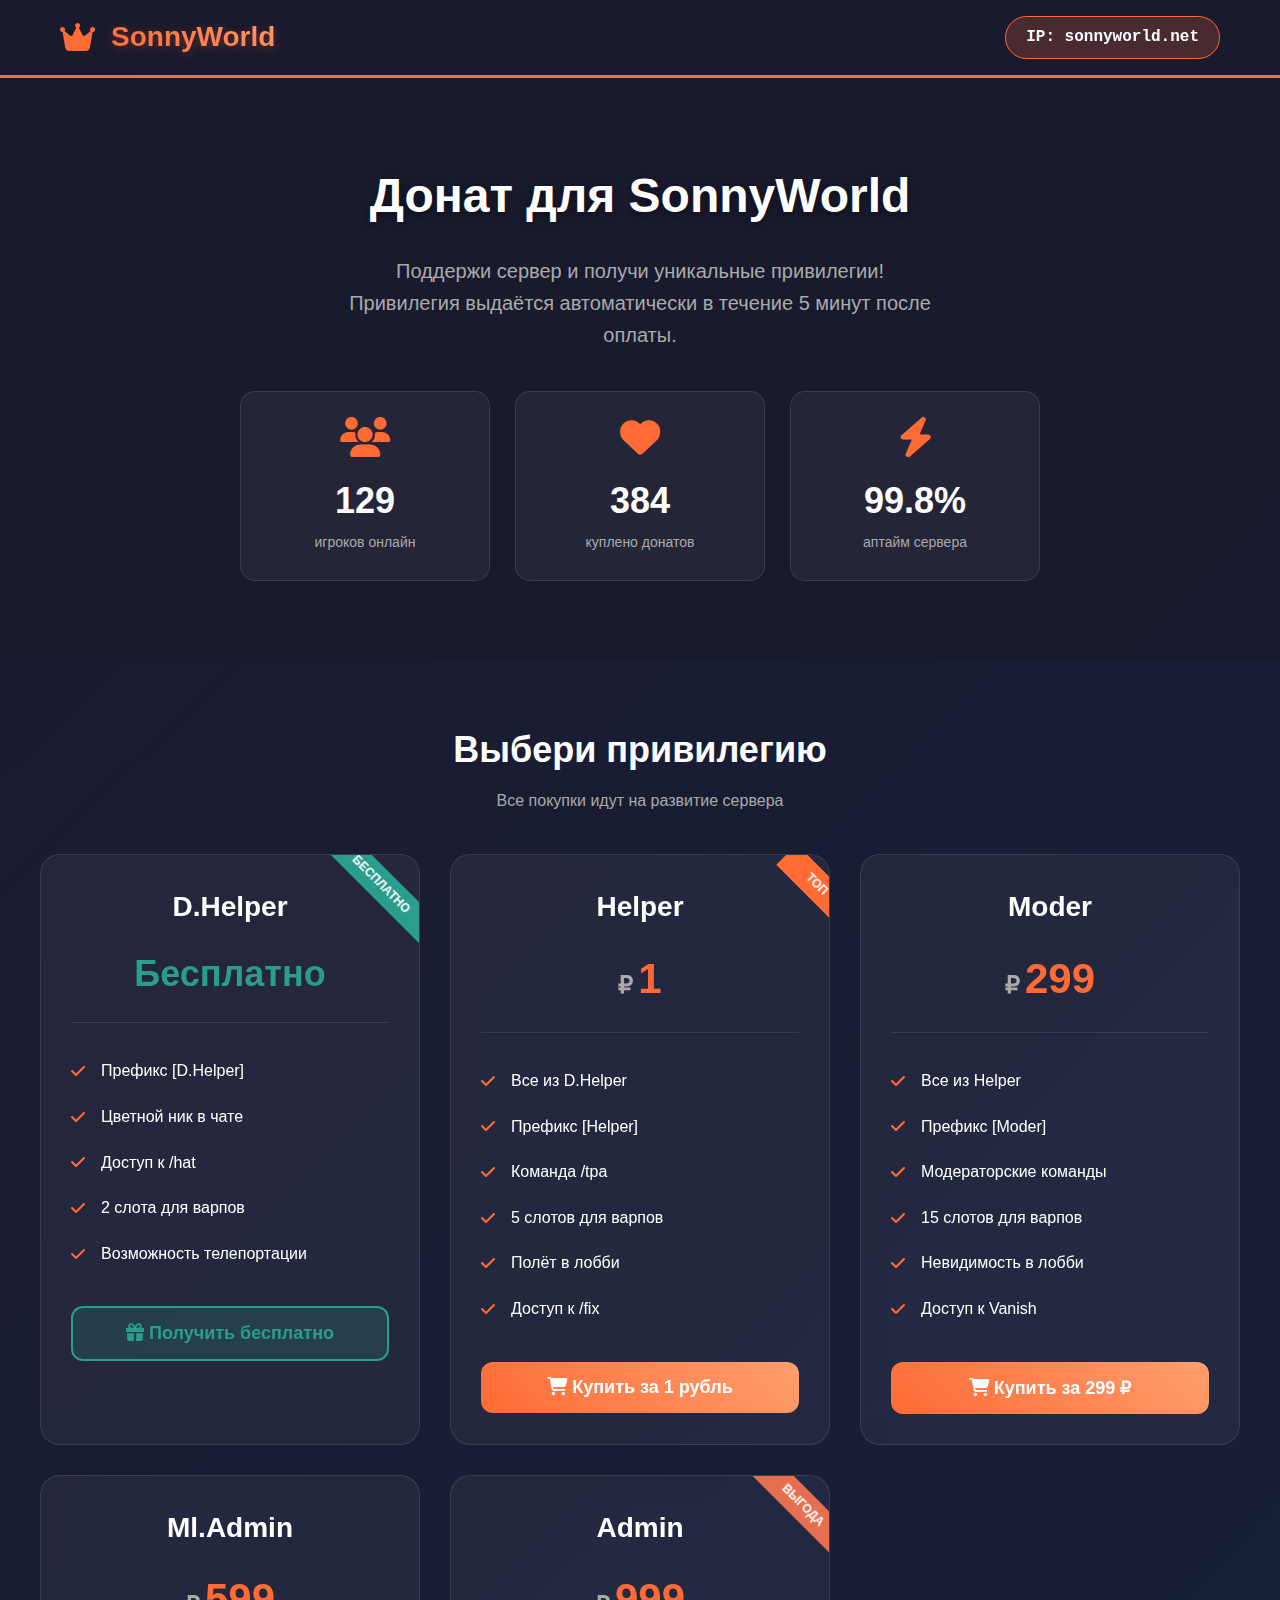
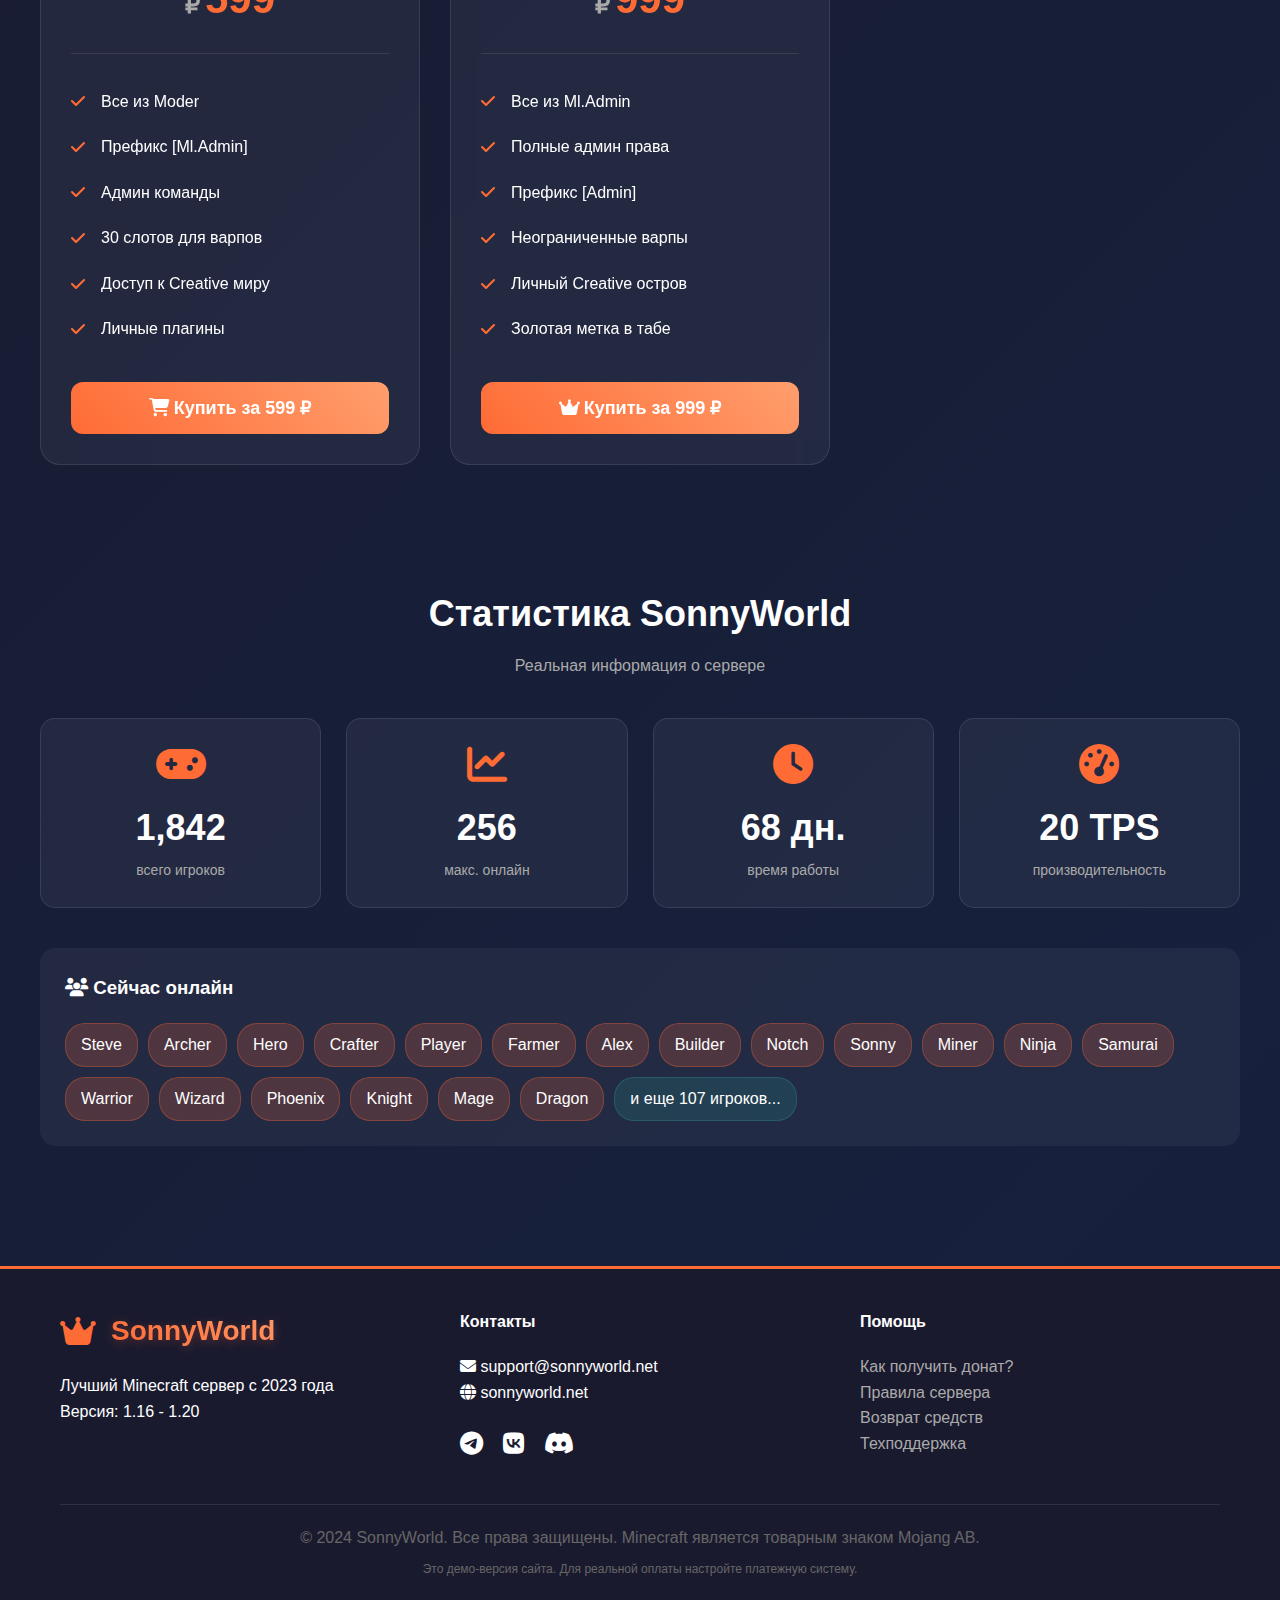
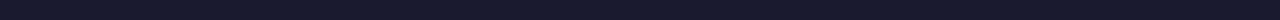
<file: index.html>
<!DOCTYPE html>
<html lang="ru">
<head>
    <meta charset="UTF-8">
    <meta name="viewport" content="width=device-width, initial-scale=1.0">
    <title>SonnyWorld | Официальный донат</title>
    <link rel="stylesheet" href="https://cdnjs.cloudflare.com/ajax/libs/font-awesome/6.4.0/css/all.min.css">
    <style>
        /* ОСНОВНЫЕ СТИЛИ */
        :root {
            --primary: #FF6B35; /* Оранжевый SonnyWorld */
            --secondary: #2A9D8F; /* Зеленый */
            --dark: #264653;
            --light: #F4F1DE;
            --accent: #E76F51;
        }
        
        * {
            margin: 0;
            padding: 0;
            box-sizing: border-box;
        }
        
        body {
            font-family: 'Segoe UI', Tahoma, Geneva, Verdana, sans-serif;
            background: linear-gradient(135deg, #1a1a2e 0%, #16213e 100%);
            color: white;
            line-height: 1.6;
            min-height: 100vh;
        }
        
        .container {
            max-width: 1200px;
            margin: 0 auto;
            padding: 0 20px;
        }
        
        /* ШАПКА */
        .header {
            background: rgba(26, 26, 46, 0.95);
            backdrop-filter: blur(10px);
            padding: 15px 0;
            position: sticky;
            top: 0;
            z-index: 1000;
            border-bottom: 3px solid var(--primary);
        }
        
        .header-content {
            display: flex;
            justify-content: space-between;
            align-items: center;
        }
        
        .logo {
            display: flex;
            align-items: center;
            gap: 15px;
        }
        
        .logo-icon {
            color: var(--primary);
            font-size: 32px;
        }
        
        .logo-text {
            font-size: 28px;
            font-weight: 800;
            background: linear-gradient(45deg, #FF6B35, #FF9E6D);
            -webkit-background-clip: text;
            -webkit-text-fill-color: transparent;
            text-shadow: 0 2px 10px rgba(255, 107, 53, 0.3);
        }
        
        .server-ip {
            background: rgba(255, 107, 53, 0.2);
            padding: 8px 20px;
            border-radius: 25px;
            border: 1px solid var(--primary);
            font-family: 'Courier New', monospace;
            font-weight: bold;
        }
        
        /* ГЛАВНЫЙ ЭКРАН */
        .hero {
            padding: 80px 0;
            text-align: center;
            background: url('https://images.unsplash.com/photo-1550745165-9bc0b252726f?auto=format&fit=crop&w=2000') center/cover;
            position: relative;
        }
        
        .hero::before {
            content: '';
            position: absolute;
            top: 0;
            left: 0;
            right: 0;
            bottom: 0;
            background: rgba(26, 26, 46, 0.85);
        }
        
        .hero-content {
            position: relative;
            z-index: 2;
        }
        
        h1 {
            font-size: 48px;
            margin-bottom: 20px;
            text-shadow: 0 2px 10px rgba(0,0,0,0.5);
        }
        
        .subtitle {
            font-size: 20px;
            color: #aaa;
            max-width: 600px;
            margin: 0 auto 40px;
        }
        
        /* КАРТОЧКИ ДОНАТОВ */
        .donates {
            padding: 60px 0;
        }
        
        .donate-grid {
            display: grid;
            grid-template-columns: repeat(auto-fit, minmax(300px, 1fr));
            gap: 30px;
            margin-top: 40px;
        }
        
        .donate-card {
            background: rgba(255, 255, 255, 0.05);
            border-radius: 20px;
            padding: 30px;
            backdrop-filter: blur(10px);
            border: 1px solid rgba(255, 255, 255, 0.1);
            transition: all 0.3s ease;
            position: relative;
            overflow: hidden;
        }
        
        .donate-card:hover {
            transform: translateY(-10px);
            border-color: var(--primary);
            box-shadow: 0 15px 30px rgba(255, 107, 53, 0.2);
        }
        
        .card-header {
            text-align: center;
            margin-bottom: 25px;
            padding-bottom: 20px;
            border-bottom: 1px solid rgba(255,255,255,0.1);
        }
        
        .card-title {
            font-size: 28px;
            font-weight: 700;
            margin-bottom: 15px;
            color: white;
        }
        
        .price {
            font-size: 42px;
            font-weight: 800;
            color: var(--primary);
            display: flex;
            justify-content: center;
            align-items: baseline;
            gap: 5px;
        }
        
        .price-free {
            color: #2A9D8F;
            font-size: 36px;
        }
        
        .currency {
            font-size: 24px;
            color: #aaa;
        }
        
        .features {
            list-style: none;
            margin-bottom: 30px;
        }
        
        .features li {
            padding: 10px 0;
            display: flex;
            align-items: center;
            gap: 10px;
        }
        
        .features i {
            color: var(--primary);
            width: 20px;
        }
        
        .btn {
            display: block;
            width: 100%;
            padding: 15px;
            border: none;
            border-radius: 12px;
            font-size: 18px;
            font-weight: 600;
            cursor: pointer;
            transition: all 0.3s;
            text-align: center;
            text-decoration: none;
        }
        
        .btn-buy {
            background: linear-gradient(45deg, var(--primary), #FF9E6D);
            color: white;
        }
        
        .btn-buy:hover {
            transform: scale(1.05);
            box-shadow: 0 5px 20px rgba(255, 107, 53, 0.4);
        }
        
        .btn-free {
            background: rgba(42, 157, 143, 0.2);
            color: #2A9D8F;
            border: 2px solid #2A9D8F;
        }
        
        .btn-free:hover {
            background: rgba(42, 157, 143, 0.3);
        }
        
        .badge {
            position: absolute;
            top: 15px;
            right: -30px;
            background: var(--primary);
            color: white;
            padding: 5px 30px;
            transform: rotate(45deg);
            font-size: 12px;
            font-weight: bold;
        }
        
        /* ФОРМА ОПЛАТЫ */
        .payment-form {
            background: rgba(255, 255, 255, 0.05);
            border-radius: 20px;
            padding: 40px;
            max-width: 600px;
            margin: 40px auto;
            backdrop-filter: blur(10px);
            border: 1px solid rgba(255, 255, 255, 0.1);
        }
        
        .form-group {
            margin-bottom: 25px;
        }
        
        .form-group label {
            display: block;
            margin-bottom: 10px;
            color: #aaa;
            font-weight: 500;
        }
        
        .form-group input {
            width: 100%;
            padding: 15px;
            background: rgba(255, 255, 255, 0.1);
            border: 1px solid rgba(255, 255, 255, 0.2);
            border-radius: 10px;
            color: white;
            font-size: 16px;
        }
        
        .form-group input:focus {
            outline: none;
            border-color: var(--primary);
        }
        
        /* СТАТИСТИКА */
        .stats {
            padding: 60px 0;
        }
        
        .stats-grid {
            display: grid;
            grid-template-columns: repeat(auto-fit, minmax(250px, 1fr));
            gap: 25px;
            margin-top: 40px;
        }
        
        .stat-card {
            background: rgba(255, 255, 255, 0.05);
            padding: 25px;
            border-radius: 15px;
            text-align: center;
            border: 1px solid rgba(255, 255, 255, 0.1);
        }
        
        .stat-icon {
            font-size: 40px;
            color: var(--primary);
            margin-bottom: 15px;
        }
        
        .stat-number {
            font-size: 36px;
            font-weight: 700;
            color: white;
            display: block;
        }
        
        .stat-label {
            color: #aaa;
            font-size: 14px;
        }
        
        /* ПОДВАЛ */
        .footer {
            background: rgba(26, 26, 46, 0.95);
            padding: 40px 0;
            margin-top: 60px;
            border-top: 3px solid var(--primary);
        }
        
        .footer-content {
            display: grid;
            grid-template-columns: repeat(auto-fit, minmax(250px, 1fr));
            gap: 40px;
        }
        
        .social-links {
            display: flex;
            gap: 20px;
            margin-top: 20px;
        }
        
        .social-links a {
            color: white;
            font-size: 24px;
            transition: color 0.3s;
        }
        
        .social-links a:hover {
            color: var(--primary);
        }
        
        /* МОДАЛЬНОЕ ОКНО */
        .modal {
            display: none;
            position: fixed;
            top: 0;
            left: 0;
            width: 100%;
            height: 100%;
            background: rgba(0, 0, 0, 0.8);
            z-index: 2000;
            justify-content: center;
            align-items: center;
        }
        
        .modal-content {
            background: linear-gradient(135deg, #1a1a2e 0%, #16213e 100%);
            padding: 40px;
            border-radius: 20px;
            max-width: 500px;
            width: 90%;
            border: 2px solid var(--primary);
            position: relative;
        }
        
        .close-modal {
            position: absolute;
            top: 20px;
            right: 20px;
            font-size: 28px;
            color: white;
            cursor: pointer;
            background: none;
            border: none;
        }
        
        /* ТЕЛЕГРАМ ОПЛАТА */
        .telegram-payment {
            background: rgba(0, 136, 204, 0.1);
            padding: 20px;
            border-radius: 15px;
            margin: 20px 0;
            border: 1px solid rgba(0, 136, 204, 0.3);
        }
        
        .telegram-payment a {
            display: inline-block;
            background: #0088cc;
            color: white;
            padding: 12px 25px;
            border-radius: 10px;
            text-decoration: none;
            font-weight: bold;
            margin-top: 10px;
        }
        
        /* АДАПТИВ */
        @media (max-width: 768px) {
            h1 { font-size: 36px; }
            .header-content { flex-direction: column; gap: 15px; }
            .donate-grid { grid-template-columns: 1fr; }
            .stats-grid { grid-template-columns: repeat(2, 1fr); }
        }
        
        @media (max-width: 480px) {
            h1 { font-size: 28px; }
            .stats-grid { grid-template-columns: 1fr; }
            .payment-form { padding: 20px; }
        }
        
        /* АНИМАЦИИ */
        @keyframes fadeIn {
            from { opacity: 0; transform: translateY(20px); }
            to { opacity: 1; transform: translateY(0); }
        }
        
        .animate {
            animation: fadeIn 0.6s ease-out;
        }
        
        /* СКРОЛЛБАР */
        ::-webkit-scrollbar {
            width: 10px;
        }
        
        ::-webkit-scrollbar-track {
            background: #1a1a2e;
        }
        
        ::-webkit-scrollbar-thumb {
            background: var(--primary);
            border-radius: 5px;
        }
    </style>
</head>
<body>
    <!-- ШАПКА -->
    <header class="header">
        <div class="container">
            <div class="header-content">
                <div class="logo">
                    <i class="fas fa-crown logo-icon"></i>
                    <div class="logo-text">SonnyWorld</div>
                </div>
                <div class="server-ip">
                    IP: sonnyworld.net
                </div>
            </div>
        </div>
    </header>

    <!-- ГЛАВНЫЙ ЭКРАН -->
    <section class="hero">
        <div class="container hero-content">
            <h1 class="animate">Донат для SonnyWorld</h1>
            <p class="subtitle animate">Поддержи сервер и получи уникальные привилегии! Привилегия выдаётся автоматически в течение 5 минут после оплаты.</p>
            
            <div class="stats-grid" style="max-width: 800px; margin: 0 auto;">
                <div class="stat-card animate">
                    <i class="fas fa-users stat-icon"></i>
                    <span class="stat-number" id="onlineCount">127</span>
                    <span class="stat-label">игроков онлайн</span>
                </div>
                <div class="stat-card animate">
                    <i class="fas fa-heart stat-icon"></i>
                    <span class="stat-number" id="donateCount">384</span>
                    <span class="stat-label">куплено донатов</span>
                </div>
                <div class="stat-card animate">
                    <i class="fas fa-bolt stat-icon"></i>
                    <span class="stat-number">99.8%</span>
                    <span class="stat-label">аптайм сервера</span>
                </div>
            </div>
        </div>
    </section>

    <!-- ДОНАТ ПРИВИЛЕГИИ -->
    <section class="donates container">
        <h2 style="text-align: center; font-size: 36px; margin-bottom: 10px;">Выбери привилегию</h2>
        <p style="text-align: center; color: #aaa; margin-bottom: 40px;">Все покупки идут на развитие сервера</p>
        
        <div class="donate-grid">
            <!-- D.HELPER - БЕСПЛАТНО -->
            <div class="donate-card animate">
                <div class="badge" style="background: #2A9D8F;">БЕСПЛАТНО</div>
                <div class="card-header">
                    <div class="card-title">D.Helper</div>
                    <div class="price">
                        <span class="price-free">Бесплатно</span>
                    </div>
                </div>
                <ul class="features">
                    <li><i class="fas fa-check"></i> Префикс [D.Helper]</li>
                    <li><i class="fas fa-check"></i> Цветной ник в чате</li>
                    <li><i class="fas fa-check"></i> Доступ к /hat</li>
                    <li><i class="fas fa-check"></i> 2 слота для варпов</li>
                    <li><i class="fas fa-check"></i> Возможность телепортации</li>
                </ul>
                <button class="btn btn-free" onclick="showFreeModal()">
                    <i class="fas fa-gift"></i> Получить бесплатно
                </button>
            </div>

            <!-- HELPER - 1 РУБЛЬ -->
            <div class="donate-card animate">
                <div class="badge" style="background: var(--primary);">ТОП</div>
                <div class="card-header">
                    <div class="card-title">Helper</div>
                    <div class="price">
                        <span class="currency">₽</span>
                        <span class="price-value">1</span>
                    </div>
                </div>
                <ul class="features">
                    <li><i class="fas fa-check"></i> Все из D.Helper</li>
                    <li><i class="fas fa-check"></i> Префикс [Helper]</li>
                    <li><i class="fas fa-check"></i> Команда /tpa</li>
                    <li><i class="fas fa-check"></i> 5 слотов для варпов</li>
                    <li><i class="fas fa-check"></i> Полёт в лобби</li>
                    <li><i class="fas fa-check"></i> Доступ к /fix</li>
                </ul>
                <button class="btn btn-buy" onclick="selectDonate('Helper', 1)">
                    <i class="fas fa-shopping-cart"></i> Купить за 1 рубль
                </button>
            </div>

            <!-- MODER -->
            <div class="donate-card animate">
                <div class="card-header">
                    <div class="card-title">Moder</div>
                    <div class="price">
                        <span class="currency">₽</span>
                        <span class="price-value">299</span>
                    </div>
                </div>
                <ul class="features">
                    <li><i class="fas fa-check"></i> Все из Helper</li>
                    <li><i class="fas fa-check"></i> Префикс [Moder]</li>
                    <li><i class="fas fa-check"></i> Модераторские команды</li>
                    <li><i class="fas fa-check"></i> 15 слотов для варпов</li>
                    <li><i class="fas fa-check"></i> Невидимость в лобби</li>
                    <li><i class="fas fa-check"></i> Доступ к Vanish</li>
                </ul>
                <button class="btn btn-buy" onclick="selectDonate('Moder', 299)">
                    <i class="fas fa-shopping-cart"></i> Купить за 299 ₽
                </button>
            </div>

            <!-- ML.ADMIN -->
            <div class="donate-card animate">
                <div class="card-header">
                    <div class="card-title">Ml.Admin</div>
                    <div class="price">
                        <span class="currency">₽</span>
                        <span class="price-value">599</span>
                    </div>
                </div>
                <ul class="features">
                    <li><i class="fas fa-check"></i> Все из Moder</li>
                    <li><i class="fas fa-check"></i> Префикс [Ml.Admin]</li>
                    <li><i class="fas fa-check"></i> Админ команды</li>
                    <li><i class="fas fa-check"></i> 30 слотов для варпов</li>
                    <li><i class="fas fa-check"></i> Доступ к Creative миру</li>
                    <li><i class="fas fa-check"></i> Личные плагины</li>
                </ul>
                <button class="btn btn-buy" onclick="selectDonate('Ml.Admin', 599)">
                    <i class="fas fa-shopping-cart"></i> Купить за 599 ₽
                </button>
            </div>

            <!-- ADMIN -->
            <div class="donate-card animate">
                <div class="badge" style="background: #E76F51;">ВЫГОДА</div>
                <div class="card-header">
                    <div class="card-title">Admin</div>
                    <div class="price">
                        <span class="currency">₽</span>
                        <span class="price-value">999</span>
                    </div>
                </div>
                <ul class="features">
                    <li><i class="fas fa-check"></i> Все из Ml.Admin</li>
                    <li><i class="fas fa-check"></i> Полные админ права</li>
                    <li><i class="fas fa-check"></i> Префикс [Admin]</li>
                    <li><i class="fas fa-check"></i> Неограниченные варпы</li>
                    <li><i class="fas fa-check"></i> Личный Creative остров</li>
                    <li><i class="fas fa-check"></i> Золотая метка в табе</li>
                </ul>
                <button class="btn btn-buy" onclick="selectDonate('Admin', 999)">
                    <i class="fas fa-crown"></i> Купить за 999 ₽
                </button>
            </div>
        </div>
    </section>

    <!-- ФОРМА ОПЛАТЫ -->
    <section class="container" id="paymentSection" style="display: none;">
        <div class="payment-form animate">
            <h2 style="text-align: center; margin-bottom: 30px; color: white;">
                <i class="fas fa-credit-card"></i> Оформление доната
            </h2>
            
            <div id="selectedDonate" style="background: rgba(255,107,53,0.1); padding: 20px; border-radius: 10px; margin-bottom: 25px; border-left: 4px solid var(--primary);">
                <h3 style="color: var(--primary);" id="selectedTitle">Выберите привилегию</h3>
                <p id="selectedPrice">Нажмите на кнопку "Купить" выше</p>
            </div>
            
            <form id="paymentForm">
                <div class="form-group">
                    <label for="nickname"><i class="fas fa-user"></i> Твой ник в игре</label>
                    <input type="text" id="nickname" placeholder="Например: SonnyPlayer" required>
                </div>
                
                <div class="form-group">
                    <label for="email"><i class="fas fa-envelope"></i> Email (для чека)</label>
                    <input type="email" id="email" placeholder="example@gmail.com" required>
                </div>
                
                <div class="form-group">
                    <label><i class="fas fa-mobile-alt"></i> Способ оплаты</label>
                    <div style="display: flex; gap: 15px; margin-top: 10px;">
                        <label style="display: flex; align-items: center; gap: 8px; cursor: pointer;">
                            <input type="radio" name="payment" value="telegram" checked>
                            <i class="fab fa-telegram" style="color: #0088cc;"></i> Telegram
                        </label>
                        <label style="display: flex; align-items: center; gap: 8px; cursor: pointer;">
                            <input type="radio" name="payment" value="card">
                            <i class="fas fa-credit-card"></i> Карта
                        </label>
                    </div>
                </div>
                
                <!-- ТЕЛЕГРАМ ОПЛАТА -->
                <div class="telegram-payment" id="telegramPayment">
                    <h4 style="color: #0088cc; margin-bottom: 10px;">
                        <i class="fab fa-telegram"></i> Оплата через Telegram
                    </h4>
                    <p>1. Нажмите кнопку ниже</p>
                    <p>2. В боте выберите сумму и оплатите</p>
                    <p>3. Привилегия выдастся автоматически</p>
                    <a href="https://t.me/sonnyworld_bot?start=donate" target="_blank" id="telegramLink">
                        <i class="fab fa-telegram"></i> Перейти к оплате в Telegram
                    </a>
                </div>
                
                <div style="margin: 25px 0; padding: 15px; background: rgba(42,157,143,0.1); border-radius: 10px; border: 1px solid rgba(42,157,143,0.3);">
                    <label style="display: flex; align-items: start; gap: 10px; cursor: pointer;">
                        <input type="checkbox" id="agree" style="margin-top: 3px;" required>
                        <span>Я согласен с <a href="#" style="color: var(--primary);">правилами сервера</a> и подтверждаю, что мой никнейм указан верно</span>
                    </label>
                </div>
                
                <button type="submit" class="btn btn-buy" style="font-size: 20px;">
                    <i class="fas fa-lock"></i> Перейти к оплате
                </button>
                
                <p style="text-align: center; margin-top: 20px; color: #aaa; font-size: 14px;">
                    <i class="fas fa-shield-alt"></i> Безопасная оплата • Выдача за 5 минут • Поддержка 24/7
                </p>
            </form>
        </div>
    </section>

    <!-- СТАТИСТИКА СЕРВЕРА -->
    <section class="stats container">
        <h2 style="text-align: center; font-size: 36px; margin-bottom: 10px;">Статистика SonnyWorld</h2>
        <p style="text-align: center; color: #aaa; margin-bottom: 40px;">Реальная информация о сервере</p>
        
        <div class="stats-grid">
            <div class="stat-card animate">
                <i class="fas fa-gamepad stat-icon"></i>
                <span class="stat-number">1,842</span>
                <span class="stat-label">всего игроков</span>
            </div>
            <div class="stat-card animate">
                <i class="fas fa-chart-line stat-icon"></i>
                <span class="stat-number">256</span>
                <span class="stat-label">макс. онлайн</span>
            </div>
            <div class="stat-card animate">
                <i class="fas fa-clock stat-icon"></i>
                <span class="stat-number">68 дн.</span>
                <span class="stat-label">время работы</span>
            </div>
            <div class="stat-card animate">
                <i class="fas fa-tachometer-alt stat-icon"></i>
                <span class="stat-number">20 TPS</span>
                <span class="stat-label">производительность</span>
            </div>
        </div>
        
        <!-- ОНЛАЙН ИГРОКИ -->
        <div style="background: rgba(255,255,255,0.05); padding: 25px; border-radius: 15px; margin-top: 40px;">
            <h3 style="margin-bottom: 20px; color: white;">
                <i class="fas fa-users"></i> Сейчас онлайн
            </h3>
            <div id="onlinePlayers" style="display: flex; flex-wrap: wrap; gap: 10px;">
                <!-- Игроки загружаются через JS -->
            </div>
        </div>
    </section>

    <!-- ПОДВАЛ -->
    <footer class="footer">
        <div class="container">
            <div class="footer-content">
                <div>
                    <div class="logo" style="margin-bottom: 20px;">
                        <i class="fas fa-crown logo-icon"></i>
                        <div class="logo-text">SonnyWorld</div>
                    </div>
                    <p>Лучший Minecraft сервер с 2023 года</p>
                    <p>Версия: 1.16 - 1.20</p>
                </div>
                
                <div>
                    <h4 style="margin-bottom: 20px; color: white;">Контакты</h4>
                    <p><i class="fas fa-envelope"></i> support@sonnyworld.net</p>
                    <p><i class="fas fa-globe"></i> sonnyworld.net</p>
                    
                    <div class="social-links">
                        <a href="https://t.me/sonnyworld" target="_blank"><i class="fab fa-telegram"></i></a>
                        <a href="https://vk.com/sonnyworld" target="_blank"><i class="fab fa-vk"></i></a>
                        <a href="https://discord.gg/sonnyworld" target="_blank"><i class="fab fa-discord"></i></a>
                    </div>
                </div>
                
                <div>
                    <h4 style="margin-bottom: 20px; color: white;">Помощь</h4>
                    <p><a href="#" style="color: #aaa; text-decoration: none;">Как получить донат?</a></p>
                    <p><a href="#" style="color: #aaa; text-decoration: none;">Правила сервера</a></p>
                    <p><a href="#" style="color: #aaa; text-decoration: none;">Возврат средств</a></p>
                    <p><a href="#" style="color: #aaa; text-decoration: none;">Техподдержка</a></p>
                </div>
            </div>
            
            <div style="text-align: center; margin-top: 40px; padding-top: 20px; border-top: 1px solid rgba(255,255,255,0.1); color: #666;">
                <p>© 2024 SonnyWorld. Все права защищены. Minecraft является товарным знаком Mojang AB.</p>
                <p style="font-size: 12px; margin-top: 10px;">Это демо-версия сайта. Для реальной оплаты настройте платежную систему.</p>
            </div>
        </div>
    </footer>

    <!-- МОДАЛЬНОЕ ОКНО ДЛЯ БЕСПЛАТНОГО ДОНАТА -->
    <div class="modal" id="freeModal">
        <div class="modal-content">
            <button class="close-modal" onclick="closeModal()">×</button>
            <h2 style="color: var(--primary); margin-bottom: 20px;">
                <i class="fas fa-gift"></i> Получить D.Helper бесплатно
            </h2>
            
            <p style="margin-bottom: 25px; color: #aaa;">
                Для получения бесплатной привилегии заполните форму. Привилегия выдаётся после проверки.
            </p>
            
            <div class="form-group">
                <label for="freeNickname"><i class="fas fa-user"></i> Твой ник в игре</label>
                <input type="text" id="freeNickname" placeholder="Введи свой ник">
            </div>
            
            <div class="form-group">
                <label for="freeEmail"><i class="fas fa-envelope"></i> Email для подтверждения</label>
                <input type="email" id="freeEmail" placeholder="example@gmail.com">
            </div>
            
            <button class="btn btn-free" onclick="getFreeDonate()" style="width: 100%;">
                <i class="fas fa-download"></i> Получить привилегию
            </button>
            
            <p style="text-align: center; margin-top: 20px; color: #666; font-size: 14px;">
                Выдача происходит вручную администрацией в течение 24 часов
            </p>
        </div>
    </div>

    <!-- JavaScript -->
    <script>
        // ДАННЫЕ СЕРВЕРА
        let selectedDonateName = '';
        let selectedDonatePrice = 0;
        let totalDonates = 384;
        
        // ИГРОКИ ОНЛАЙН (ДЕМО)
        const demoPlayers = [
            "Sonny", "Alex", "Steve", "Notch", "Hero", "Player", "Miner", 
            "Builder", "Crafter", "Farmer", "Warrior", "Mage", "Archer",
            "Ninja", "Samurai", "Knight", "Wizard", "Dragon", "Phoenix"
        ];
        
        // ЗАГРУЗКА СТРАНИЦЫ
        document.addEventListener('DOMContentLoaded', function() {
            updateOnlinePlayers();
            updateStats();
            
            // Форма оплаты
            document.getElementById('paymentForm').addEventListener('submit', function(e) {
                e.preventDefault();
                processPayment();
            });
            
            // Обновление каждые 30 секунд
            setInterval(updateOnlinePlayers, 30000);
            setInterval(updateStats, 45000);
        });
        
        // ВЫБОР ДОНАТА
        function selectDonate(name, price) {
            selectedDonateName = name;
            selectedDonatePrice = price;
            
            // Обновляем информацию
            document.getElementById('selectedTitle').textContent = name;
            document.getElementById('selectedPrice').textContent = `Стоимость: ${price} ₽`;
            
            // Обновляем ссылку Telegram
            const nickname = document.getElementById('nickname').value || 'Игрок';
            const telegramLink = document.getElementById('telegramLink');
            telegramLink.href = `https://t.me/sonnyworld_bot?start=donate_${name}_${price}_${encodeURIComponent(nickname)}`;
            
            // Показываем форму
            document.getElementById('paymentSection').style.display = 'block';
            document.getElementById('paymentSection').scrollIntoView({ behavior: 'smooth' });
            
            // Обновляем кнопку
            const submitBtn = document.querySelector('#paymentForm button[type="submit"]');
            submitBtn.innerHTML = `<i class="fas fa-lock"></i> Оплатить ${price} ₽`;
        }
        
        // ПОКАЗАТЬ МОДАЛКУ БЕСПЛАТНОГО ДОНАТА
        function showFreeModal() {
            document.getElementById('freeModal').style.display = 'flex';
        }
        
        // ЗАКРЫТЬ МОДАЛКУ
        function closeModal() {
            document.getElementById('freeModal').style.display = 'none';
        }
        
        // ПОЛУЧИТЬ БЕСПЛАТНЫЙ ДОНАТ
        function getFreeDonate() {
            const nickname = document.getElementById('freeNickname').value;
            const email = document.getElementById('freeEmail').value;
            
            if (!nickname || !email) {
                alert('Заполни все поля!');
                return;
            }
            
            // Симуляция отправки
            alert(`✅ Заявка на D.Helper для ${nickname} отправлена!\n\nПривилегия будет выдана в течение 24 часов после проверки.\nНа ${email} придет подтверждение.`);
            
            // Обновляем статистику
            totalDonates++;
            updateStats();
            
            // Закрываем модалку
            closeModal();
            
            // Очищаем форму
            document.getElementById('freeNickname').value = '';
            document.getElementById('freeEmail').value = '';
        }
        
        // ОБРАБОТКА ОПЛАТЫ
        function processPayment() {
            const nickname = document.getElementById('nickname').value;
            const email = document.getElementById('email').value;
            const paymentMethod = document.querySelector('input[name="payment"]:checked').value;
            
            if (!nickname || !email) {
                alert('Заполни все поля формы!');
                return;
            }
            
            if (!selectedDonateName) {
                alert('Сначала выбери привилегию!');
                return;
            }
            
            // Если выбран Telegram
            if (paymentMethod === 'telegram') {
                window.open(`https://t.me/sonnyworld_bot?start=donate_${selectedDonateName}_${selectedDonatePrice}_${encodeURIComponent(nickname)}`, '_blank');
                alert(`✅ Открываю Telegram для оплаты ${selectedDonatePrice} ₽\n\nПосле оплаты в боте привилегия ${selectedDonateName} будет выдана игроку ${nickname} в течение 5 минут.`);
            } else {
                // Симуляция оплаты картой
                alert(`💳 Тестовая оплата картой: ${selectedDonatePrice} ₽\n\nВ реальном сайте здесь будет платежная система.\nПривилегия: ${selectedDonateName}\nИгрок: ${nickname}`);
            }
            
            // Обновляем статистику
            totalDonates++;
            updateStats();
            
            // Сбрасываем форму
            document.getElementById('nickname').value = '';
            document.getElementById('email').value = '';
            
            // Скрываем форму
            document.getElementById('paymentSection').style.display = 'none';
            
            // Показываем сообщение
            setTimeout(() => {
                alert(`🎉 Спасибо за поддержку SonnyWorld!\n\nПривилегия "${selectedDonateName}" будет выдана ${nickname} в ближайшее время. Чек отправлен на ${email}`);
            }, 1000);
        }
        
        // ОБНОВЛЕНИЕ ОНЛАЙН ИГРОКОВ
        function updateOnlinePlayers() {
            const container = document.getElementById('onlinePlayers');
            const onlineCount = Math.floor(Math.random() * 10) + 120; // 120-130 онлайн
            
            // Обновляем счетчик
            document.getElementById('onlineCount').textContent = onlineCount;
            
            // Показываем случайных игроков
            let html = '';
            const shuffled = [...demoPlayers].sort(() => Math.random() - 0.5);
            const showCount = Math.min(20, shuffled.length);
            
            for (let i = 0; i < showCount; i++) {
                html += `<span style="background: rgba(255,107,53,0.2); padding: 8px 15px; border-radius: 20px; border: 1px solid rgba(255,107,53,0.3);">${shuffled[i]}</span>`;
            }
            
            html += `<span style="background: rgba(42,157,143,0.2); padding: 8px 15px; border-radius: 20px; border: 1px solid rgba(42,157,143,0.3);">и еще ${onlineCount - showCount} игроков...</span>`;
            
            container.innerHTML = html;
        }
        
        // ОБНОВЛЕНИЕ СТАТИСТИКИ
        function updateStats() {
            // Онлайн
            const newOnline = Math.floor(Math.random() * 10) + 120;
            document.getElementById('onlineCount').textContent = newOnline;
            
            // Донаты
            document.getElementById('donateCount').textContent = totalDonates;
            
            // Анимируем
            document.querySelectorAll('.stat-number').forEach(el => {
                el.style.transform = 'scale(1.1)';
                setTimeout(() => {
                    el.style.transform = 'scale(1)';
                }, 300);
            });
        }
        
        // КЛИК ВНЕ МОДАЛКИ
        window.onclick = function(event) {
            const modal = document.getElementById('freeModal');
            if (event.target === modal) {
                closeModal();
            }
        }
    </script>
</body>
</html>
</file>
